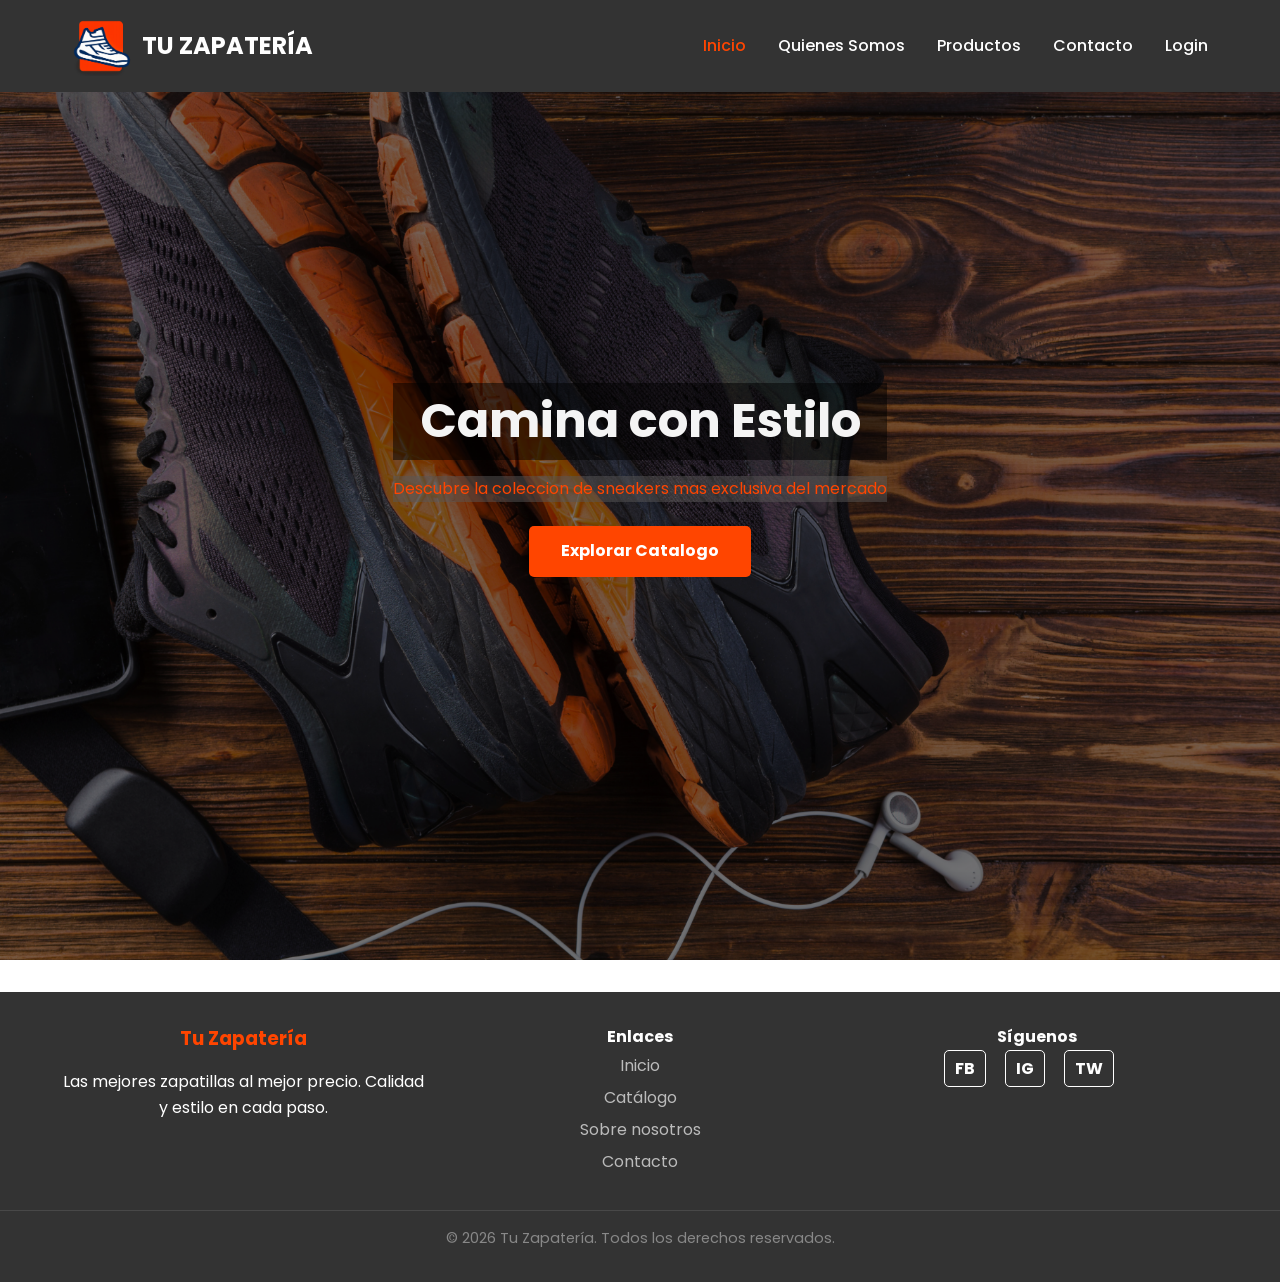
<file: index.html>
<!DOCTYPE html>
<html lang="en">
<head>
    <meta charset="UTF-8">
    <meta name="viewport" content="width=device-width, initial-scale=1.0">
    <title>Tu Zapatería</title>
    <link href="https://fonts.googleapis.com/css2?family=Poppins:wght@300;400;500;600;700;800&display=swap" rel="stylesheet">
    <link rel="stylesheet" href="css/style.css">
    <link rel="stylesheet" href="css/footer.css">
</head>
<body>
    
    <header>
        <nav class="navbar">
            <div class="logo">
                <img src="img/logozap.png" alt="Logo de la zapatería" class="logo-img">
                <h1>Tu Zapatería</h1>  
            </div>
            <ul class="nav-links">
                <li><a href="index.html" class="active">Inicio</a></li>
                <li><a href="nosotros.html">Quienes Somos</a></li>
                <li><a href="productos.html">Productos</a></li>
                <li><a href="contacto.html">Contacto</a></li>
                <li><a href="login.html" class="btn-login-nav">Login</a></li>
            </ul>
        </nav>
    </header>

    <main>
        <section class="hero">
            <div class="hero-content">
                <h2>Camina  con Estilo </h2>
                <p>Descubre la coleccion de sneakers mas exclusiva del mercado</p>
                <a href="productos.html" class="btn-cta">Explorar Catalogo</a>
            </div>
        </section>
    </main>

        <footer class="footer">
        <div class="footer-container">
            <div class="footer-info">
                <h3>Tu Zapatería</h3>
                <p>Las mejores zapatillas al mejor precio. Calidad y estilo en cada paso.</p>
            </div>
            
            <div class="footer-links">
                <h4>Enlaces</h4>
                <ul>
                    <li><a href="index.html">Inicio</a></li>
                    <li><a href="productos.html">Catálogo</a></li>
                    <li><a href="nosotros.html">Sobre nosotros</a></li>
                    <li><a href="contacto.html">Contacto</a></li>
                </ul>
            </div>

            <div class="footer-social">
                <h4>Síguenos</h4>
                <div class="social-icons">
                    <a href="https://facebook.com" target="_blank">FB</a>
                    <a href="https://instagram.com" target="_blank">IG</a>
                    <a href="https://twitter.com" target="_blank">TW</a>
                </div>
            </div>
        </div>
        <div class="footer-copy">
            <p>&copy; 2026 Tu Zapatería. Todos los derechos reservados.</p>
        </div>
</body>
</html>
</file>
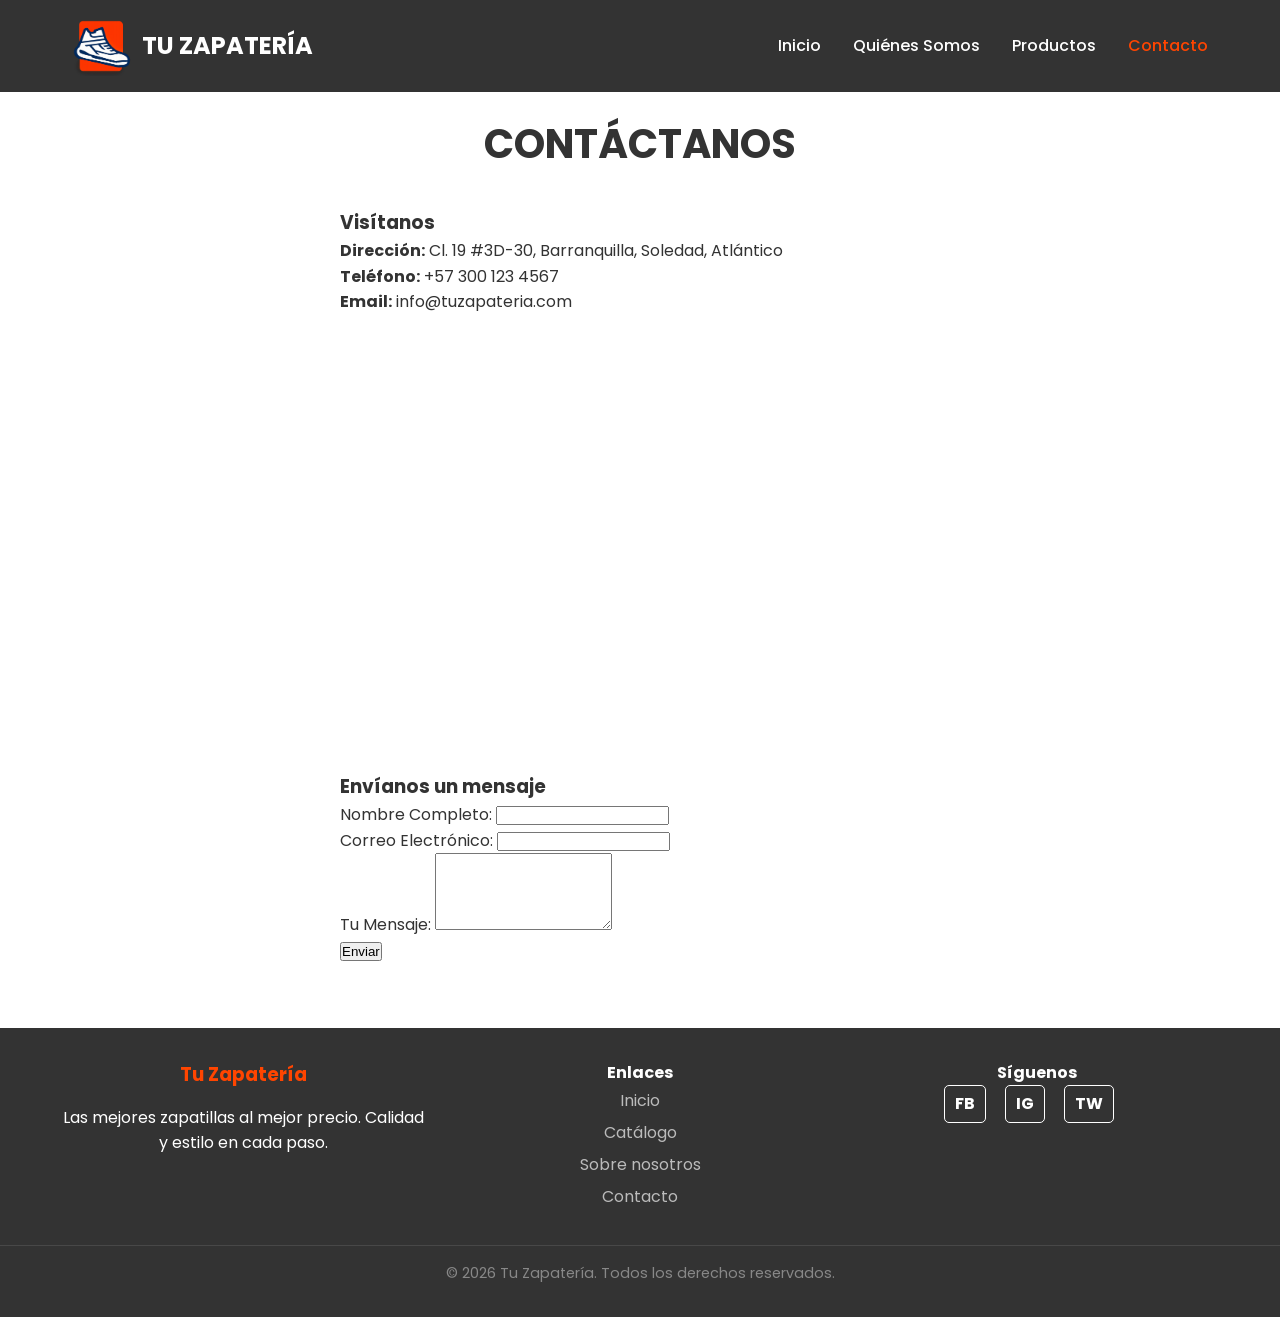
<file: contacto.html>
<!DOCTYPE html>
<html lang="en">
<head>
    <meta charset="UTF-8">
    <meta name="viewport" content="width=device-width, initial-scale=1.0">
    <title>Contacto | Tu Tienda de Zapatos</title>
    <link href="https://fonts.googleapis.com/css2?family=Poppins:wght@300;400;500;600;700;800&display=swap" rel="stylesheet">
    <link rel="stylesheet" href="css/style.css">
    <link rel="stylesheet" href="css/footer.css">
</head>
<body>
    <header>
        <nav class="navbar">
            <div class="logo">
                <img src="img/logozap.png" alt="Logo de la zapatería" class="logo-img">
                <h1>Tu Zapatería</h1>
                
            </div>
            <ul class="nav-links">
                <li><a href="index.html">Inicio</a></li>
                <li><a href="nosotros.html">Quiénes Somos</a></li>
                <li><a href="productos.html">Productos</a></li>
                <li><a href="contacto.html" class="active">Contacto</a></li>
            </ul>
        </nav>
    </header>

    <main class="container">
        <h2 class="seccion-titulo">Contáctanos</h2>
        
        <div class="contacto-container">
            
            <div class="contacto-info">
                <h3>Visítanos</h3>
                <p><strong>Dirección:</strong> Cl. 19 #3D-30, Barranquilla, Soledad, Atlántico</p>
                <p><strong>Teléfono:</strong> +57 300 123 4567</p>
                <p><strong>Email:</strong> info@tuzapateria.com</p>

                <div class="mapa-container">
                    <iframe src="https://www.google.com/maps/embed?pb=!4v1775932317100!6m8!1m7!1sHKWlAalIAbY8b0IUn3QC5w!2m2!1d10.94043068305607!2d-74.77836208689594!3f127.93405022240944!4f-3.4625826324427607!5f0.7820865974627469" width="600" height="450" style="border:0;" allowfullscreen="" loading="lazy" referrerpolicy="no-referrer-when-downgrade">  
                    </iframe>
                </div>
            </div>

            <div class="contacto-formulario">
                <h3>Envíanos un mensaje</h3>
                <form class="form-contacto">
                    <div class="form-group">
                        <label for="nombre">Nombre Completo:</label>
                        <input type="text" id="nombre" name="nombre" required>
                    </div>
                    <div class="form-group">
                        <label for="email">Correo Electrónico:</label>
                        <input type="email" id="email" name="email" required>
                    </div>
                    <div class="form-group">
                        <label for="mensaje">Tu Mensaje:</label>
                        <textarea id="mensaje" name="mensaje" rows="5" required></textarea>
                    </div>
                    <button type="submit" class="btn-enviar">Enviar</button>
                </form>
            </div>

        </div>
    </main>

        <footer class="footer">
        <div class="footer-container">
            <div class="footer-info">
                <h3>Tu Zapatería</h3>
                <p>Las mejores zapatillas al mejor precio. Calidad y estilo en cada paso.</p>
            </div>
            
            <div class="footer-links">
                <h4>Enlaces</h4>
                <ul>
                    <li><a href="index.html">Inicio</a></li>
                    <li><a href="productos.html">Catálogo</a></li>
                    <li><a href="nosotros.html">Sobre nosotros</a></li>
                    <li><a href="contacto.html">Contacto</a></li>
                </ul>
            </div>

            <div class="footer-social">
                <h4>Síguenos</h4>
                <div class="social-icons">
                    <a href="https://facebook.com" target="_blank">FB</a>
                    <a href="https://instagram.com" target="_blank">IG</a>
                    <a href="https://twitter.com" target="_blank">TW</a>
                </div>
            </div>
        </div>
        <div class="footer-copy">
            <p>&copy; 2026 Tu Zapatería. Todos los derechos reservados.</p>
        </div>

    <script src="js/script.js"></script>
</body>
</html>
</file>
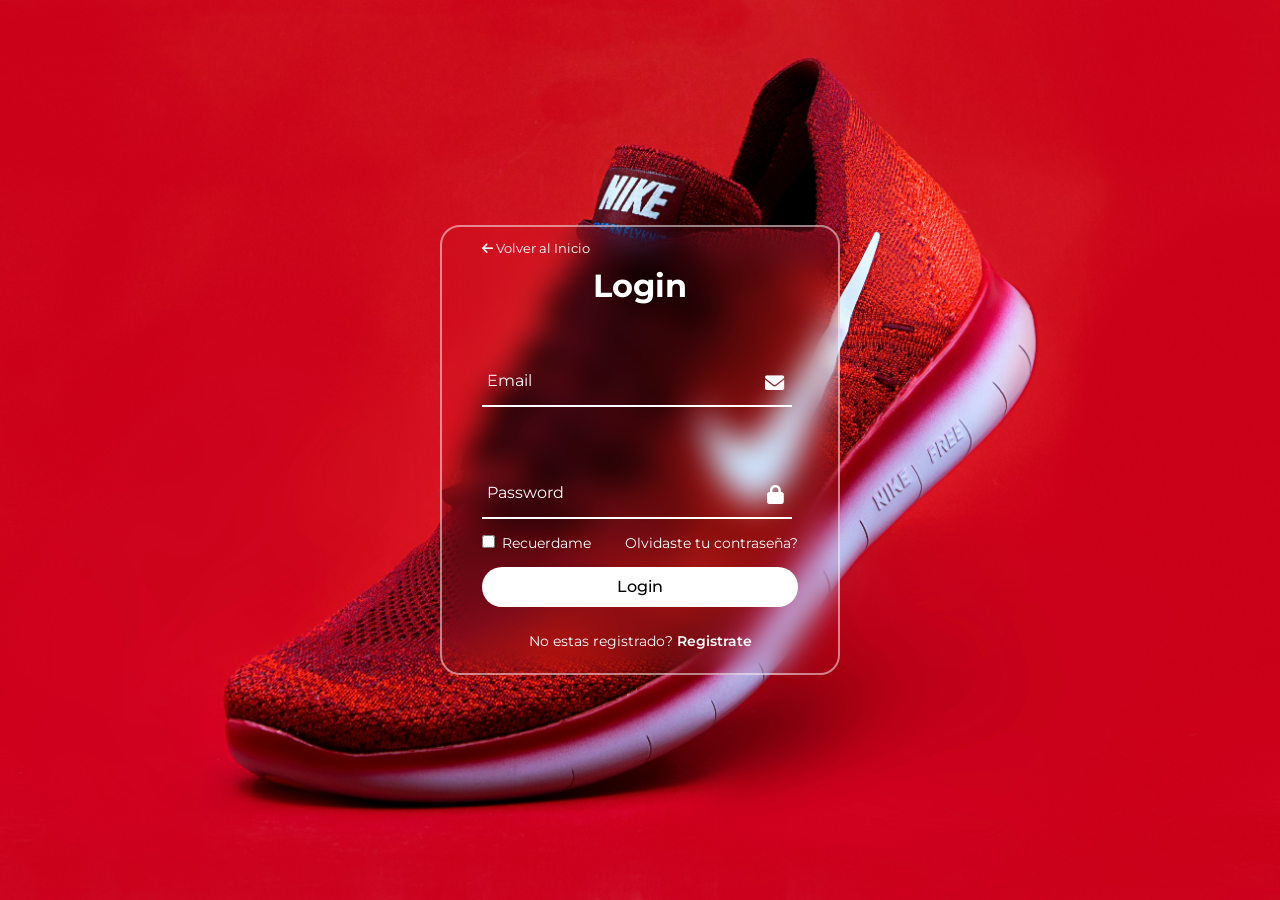
<file: login.html>
<!DOCTYPE html>
<html lang="es">
<head>
    <meta charset="UTF-8">
    <title>Login | Tu Zapatería</title>
    <link rel="stylesheet" href="css/login.css">
    <link rel="stylesheet" href="https://cdnjs.cloudflare.com/ajax/libs/font-awesome/6.0.0/css/all.min.css">
</head>
<body>
    <section class="container">
        <div class="login-box">
            <form action="">
                <a href="index.html" style="color: white; text-decoration: none; font-size: 0.8rem; margin-bottom: 10px; display: block;">
                <i class="fa-solid fa-arrow-left"></i> Volver al Inicio
                </a>
                <h2>Login</h2>
                <div class="input-box">
                    <span class="icon"><i class="fa-solid fa-envelope"></i></span>
                    <input type="email" required>
                    <label>Email</label>
                </div>
                <div class="input-box">
                    <span class="icon"><i class="fa-solid fa-lock"></i></span>
                    <input type="password" required>
                    <label>Password</label>
                </div>
                <div class="remember-forgot">
                    <label><input type="checkbox"> Recuerdame</label>
                    <a href="#">Olvidaste tu contraseña?</a>
                </div>
                <button type="submit">Login</button>
                <div class="register-link">
                    <p>No estas registrado? <a href="#">Registrate</a></p>
                </div>
            </form>
        </div>
    </section>
</body>
</html>
</file>
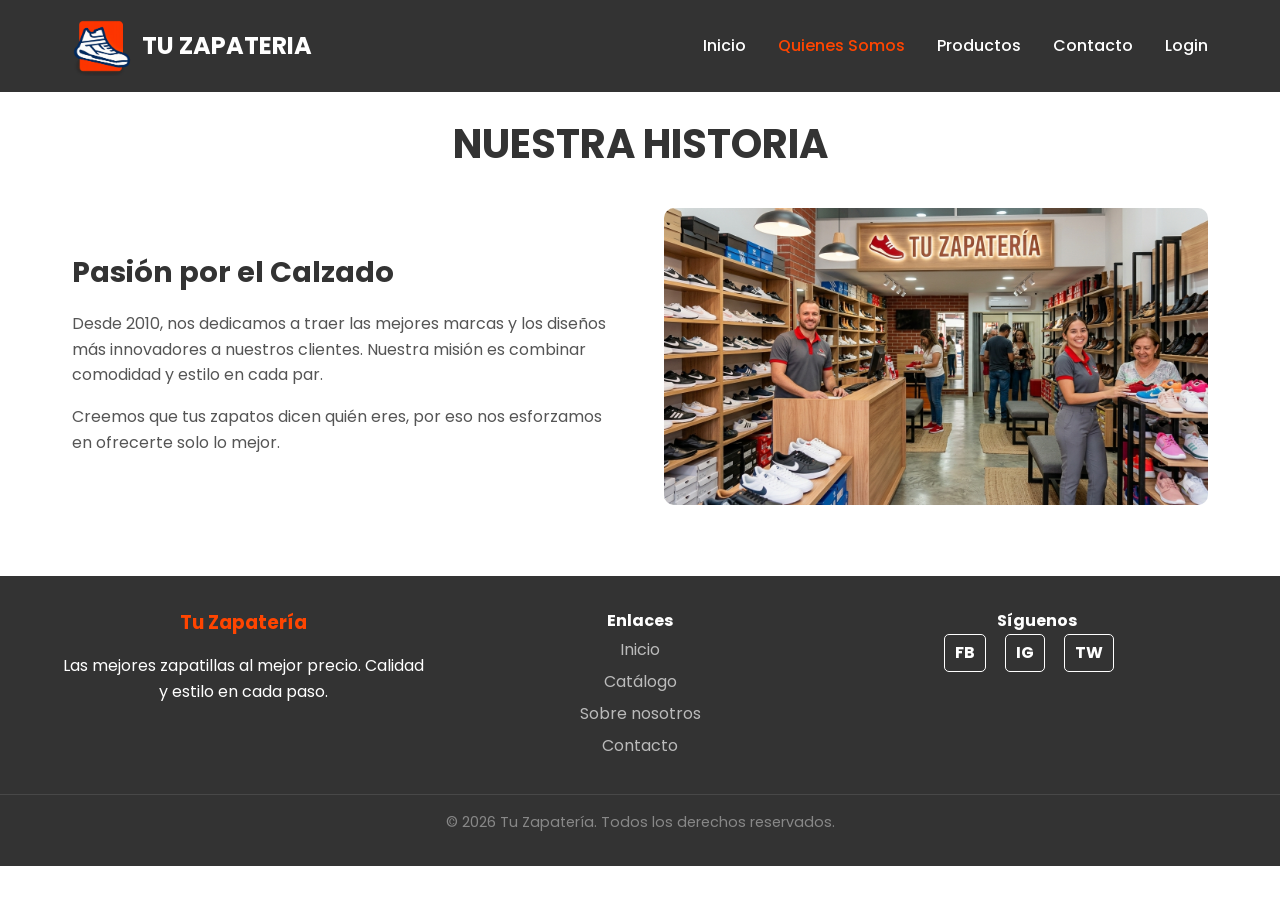
<file: nosotros.html>
<!DOCTYPE html>
<html lang="en">
<head>
    <meta charset="UTF-8">
    <meta name="viewport" content="width=device-width, initial-scale=1.0">
    <title>Quienes somos | Tu tienda de Zapatos</title>
    <link href="https://fonts.googleapis.com/css2?family=Poppins:wght@300;400;500;600;700;800&display=swap" rel="stylesheet">
    <link rel="stylesheet" href="css/style.css">
    <link rel="stylesheet" href="css/footer.css"> 
</head>
<body>
    <header>
        <nav class="navbar">
            <div class="logo">
                <img src="img/logozap.png" alt="Logo de la zapatería" class="logo-img">
                <h1> Tu Zapateria</h1>
                
            </div>
            <ul class="nav-links">
                <li><a href="index.html">Inicio</a></li>
                <li><a href="nosotros.html" class="active">Quienes Somos</a></li>
                <li><a href="productos.html">Productos</a></li>
                <li><a href="contacto.html">Contacto</a></li>
                <li><a href="login.html" class="btn-login-nav">Login</a></li>
            </ul>
        </nav>
    </header>

    <main class="container">
        <h2 class="seccion-titulo">Nuestra Historia</h2>
        <div class="nosotros-content">
            <div class="nosotros-texto">
                <h3>Pasión por el Calzado</h3>
                <p>Desde 2010, nos dedicamos a traer las mejores marcas y los diseños más innovadores a nuestros clientes. Nuestra misión es combinar comodidad y estilo en cada par.</p>
                <p>Creemos que tus zapatos dicen quién eres, por eso nos esforzamos en ofrecerte solo lo mejor.</p>
            </div>
            <div class="nosotros-imagen">
                <img src="img/nuestra-tienda.png" alt="Nuestra tienda">
            </div>
        </div>
    </main>

        <footer class="footer">
        <div class="footer-container">
            <div class="footer-info">
                <h3>Tu Zapatería</h3>
                <p>Las mejores zapatillas al mejor precio. Calidad y estilo en cada paso.</p>
            </div>
            
            <div class="footer-links">
                <h4>Enlaces</h4>
                <ul>
                    <li><a href="index.html">Inicio</a></li>
                    <li><a href="productos.html">Catálogo</a></li>
                    <li><a href="nosotros.html">Sobre nosotros</a></li>
                    <li><a href="contacto.html">Contacto</a></li>
                </ul>
            </div>

            <div class="footer-social">
                <h4>Síguenos</h4>
                <div class="social-icons">
                    <a href="https://facebook.com" target="_blank">FB</a>
                    <a href="https://instagram.com" target="_blank">IG</a>
                    <a href="https://twitter.com" target="_blank">TW</a>
                </div>
            </div>
        </div>
        <div class="footer-copy">
            <p>&copy; 2026 Tu Zapatería. Todos los derechos reservados.</p>
        </div>
</body>
</html>
</file>
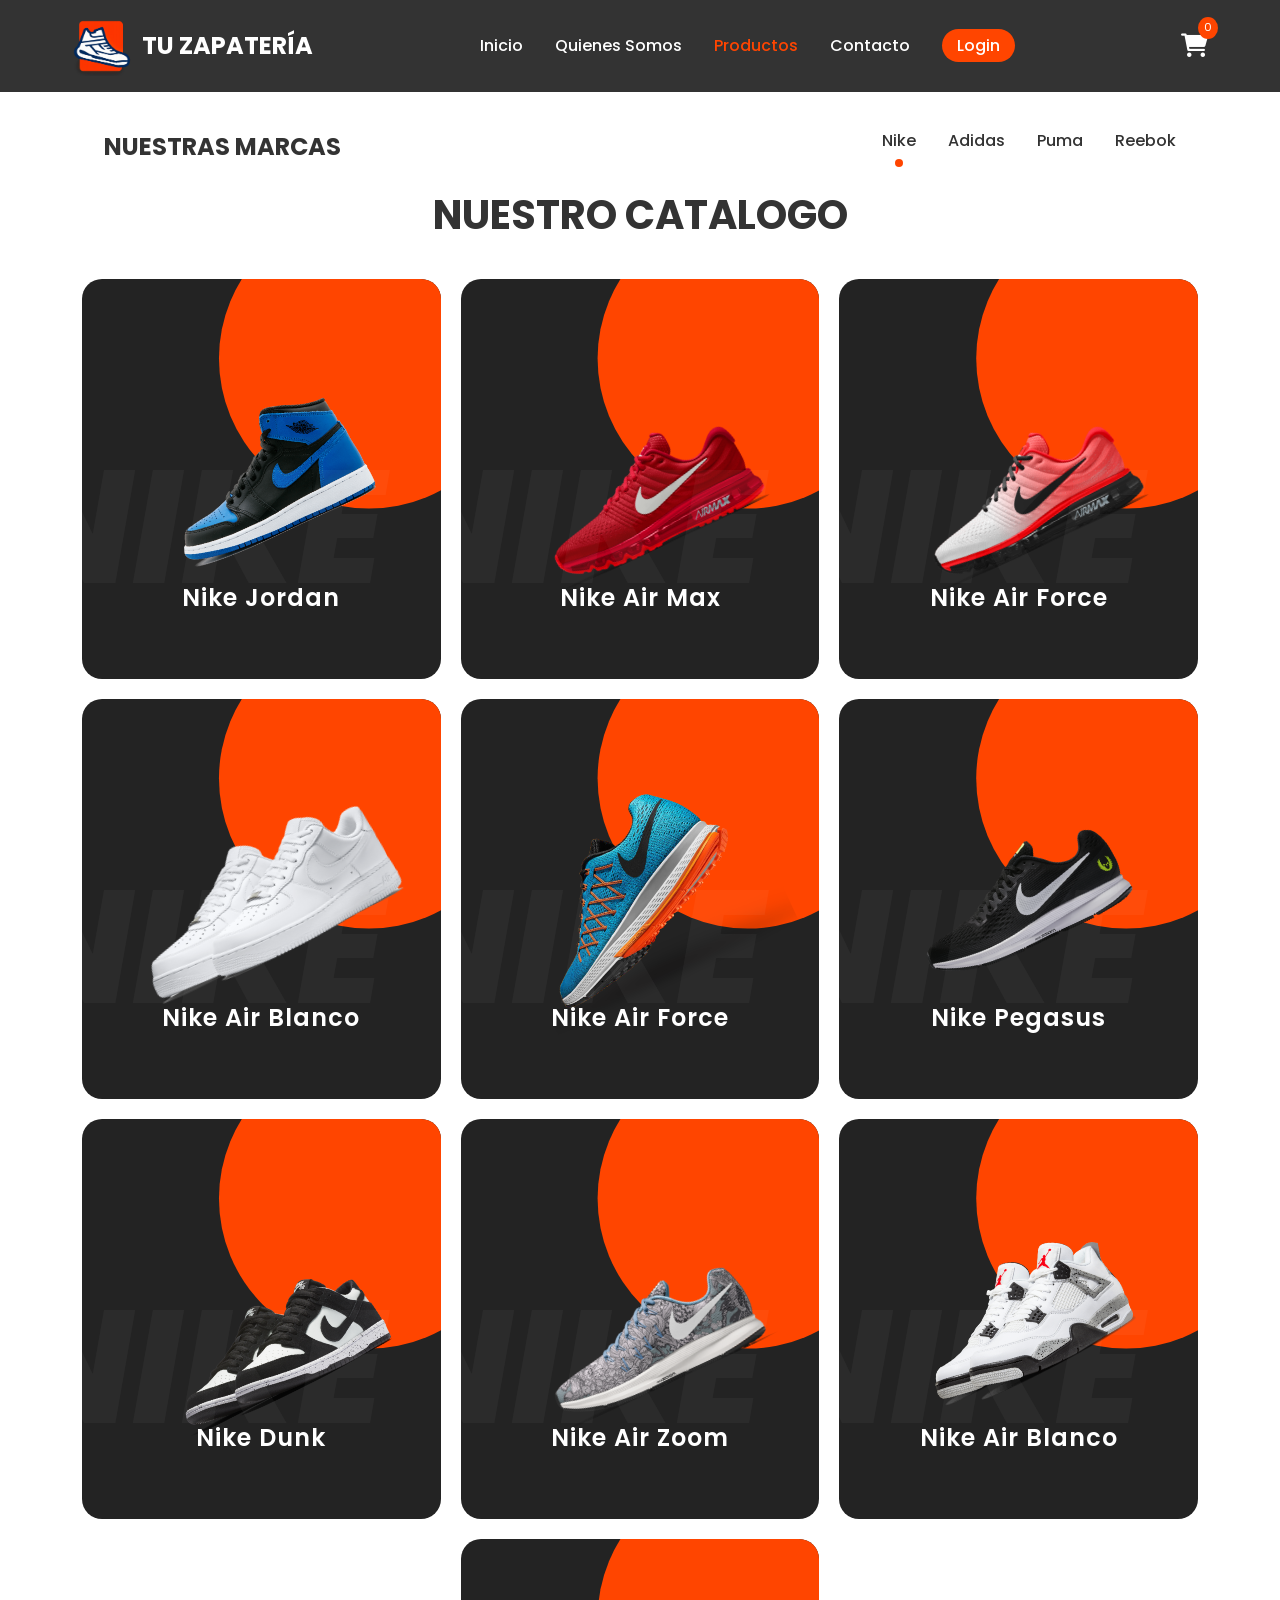
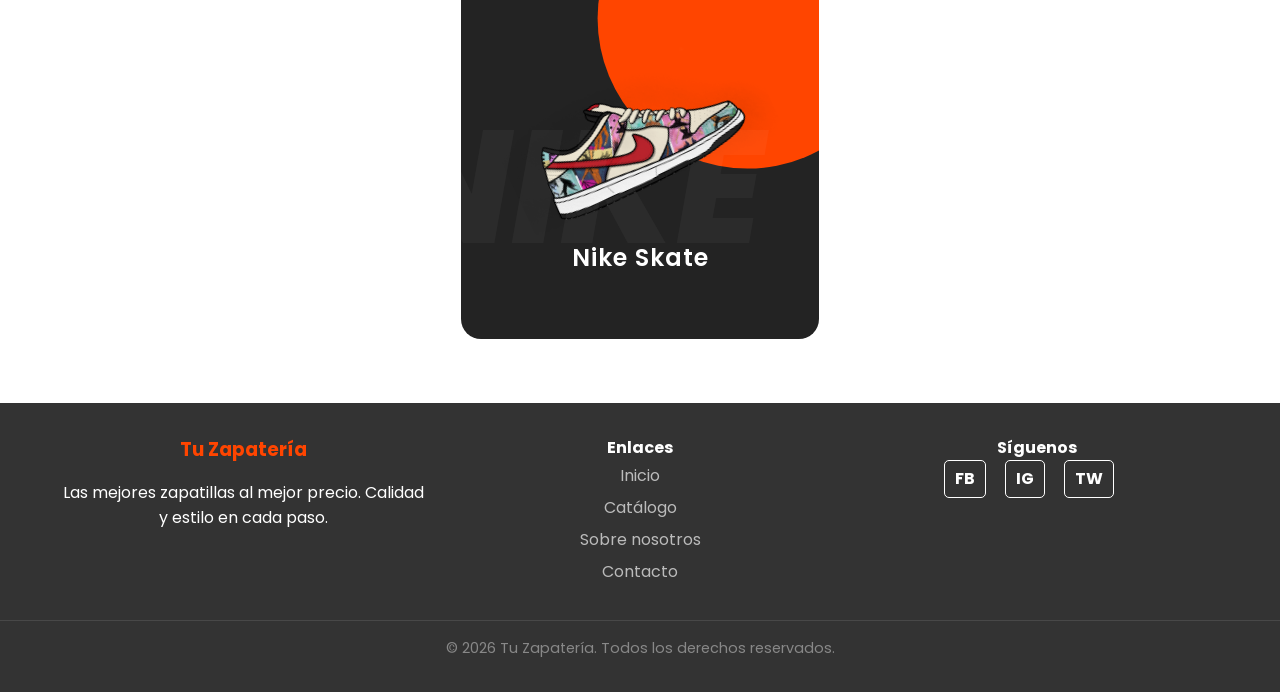
<file: productos.html>
<!DOCTYPE html>
<html lang="en">
<head>
    <meta charset="UTF-8">
    <meta name="viewport" content="width=device-width, initial-scale=1.0">
    <title>Catálogo de Producto | Tu Tienda de Zapatos</title>
    <link href="https://fonts.googleapis.com/css2?family=Poppins:wght@300;400;500;600;700;800&display=swap" rel="stylesheet">
    <link rel="stylesheet" href="https://cdnjs.cloudflare.com/ajax/libs/font-awesome/6.0.0/css/all.min.css">
    <link rel="stylesheet" href="css/style.css">
    <link rel="stylesheet" href="css/productos.css">
    <link rel="stylesheet" href="css/carrito.css">
    <link rel="stylesheet" href="css/footer.css">

</head>
<body>
    <header>
        <nav class="navbar">
            <div class="logo">
                <img src="img/logozap.png" alt="Logo de la zapatería" class="logo-img">
                <h1>Tu Zapatería</h1>
                
            </div>
            <ul class="nav-links">
                <li><a href="index.html">Inicio</a></li>
                <li><a href="nosotros.html">Quienes Somos</a></li>
                <li><a href="productos.html" class="active">Productos</a></li>
                <li><a href="contacto.html">Contacto</a></li>
                <li><a href="login.html" class="btn-login-nav">Login</a></li>
            </ul>
            <div class="cart-icon" onclick="toggleCart()">
                <i class="fa-solid fa-cart-shopping"></i>
                <span id="cart-count">0</span>
            </div>

                <div id="cart-modal" class="cart-modal">
                    <div class="cart-content">
                        <span class="close" onclick="toggleCart()">&times;</span>
                            <h2>Tu Carrito</h2>
                    <div id="cart-items">
                </div>
            <div class="cart-total">
            Total: $<span id="total-price">0</span>
                </div>
                    <button class="btn-checkout">Finalizar Compra</button>
                </div>
            </div>
        </nav>
    </header>

    <main class="container">

        <input type="radio" id="nike" name="marca" checked>
        <input type="radio" id="adidas" name="marca">
        <input type="radio" id="puma" name="marca">
        <input type="radio" id="reebok" name="marca">

        <nav class="navbar-marcas">
            <div class="logo">
                <h1>NUESTRAS MARCAS</h1>
            </div>
            <div class="nav-links">
                <label for="nike">Nike</label>
                <label for="adidas">Adidas</label>
                <label for="puma">Puma</label>
                <label for="reebok">Reebok</label>
            </div>
        </nav>



        <section class="nike" id="nike">
            <h2 class="seccion-titulo">Nuestro Catalogo</h2>

        <div class="catalogo"> 
            <div class="card">
                <div class="imgBx">
                    <img src="img/nike-blue.png" alt="Nike Jordan Blue">
                </div>
                <div class="contentBx">
                    <h2>Nike Jordan</h2>
                    <div class="size">
                        <h3>Talla :</h3>
                        <span>37</span><span>38</span><span>39</span><span>40</span><span>41</span><span>42</span>
                    </div>
                    <div class="color">
                        <h3>Color :</h3>
                        <span style="background: #f00;" data-color="Rojo"></span>
                        <span style="background: #237fea;" data-color="Azul"></span>
                        <span style="background: #333" data-color="Negro"></span>
                    </div>
                    <a href="javascript:void(0)" onclick="addToCart(event, 'Nike Jordan Blue', 150000)">Comprar Ahora</a>
                </div>
            </div>

            <div class="card">
                <div class="imgBx">
                    <img src="img/nike-red.png" alt="Nike Air Max ">
                </div>
                <div class="contentBx">
                    <h2>Nike Air Max</h2>
                    <div class="size">
                        <h3>Talla :</h3>
                        <span>37</span><span>38</span><span>39</span><span>40</span><span>41</span><span>42</span>
                    </div>
                    <div class="color">
                        <h3>Color :</h3>
                        <span style="background: #f00;" data-color="Rojo"></span>
                        <span style="background: #237fea;" data-color="Azul"></span>
                        <span style="background: #333" data-color="Negro"></span>
                    </div>
                    <a href="javascript:void(0)" onclick="addToCart(event, 'Nike Air Max Red', 150000)">Comprar Ahora</a>
                </div>
            </div>

            <div class="card">
                <div class="imgBx">
                    <img src="img/nike-force.png" alt="Nike Air Force ">
                </div>
                <div class="contentBx">
                    <h2>Nike Air Force</h2>
                    <div class="size">
                        <h3>Talla :</h3>
                        <span>37</span><span>38</span><span>39</span><span>40</span><span>41</span><span>42</span>
                    </div>
                    <div class="color">
                        <h3>Color :</h3>
                        <span style="background: #f00;" data-color="Rojo"></span>
                        <span style="background: #237fea;" data-color="Azul"></span>
                        <span style="background: #333" data-color="Negro"></span>
                    </div>
                    <a href="javascript:void(0)" onclick="addToCart(event, 'Nike Air Force', 150000)">Comprar Ahora</a>
                </div>
            </div>

            <div class="card">
                <div class="imgBx">
                    <img src="img/nike-blanco.png" alt="Nike Air Blanco">
                </div>
                <div class="contentBx">
                    <h2>Nike Air Blanco</h2>
                    <div class="size">
                        <h3>Talla :</h3>
                        <span>37</span><span>38</span><span>39</span><span>40</span><span>41</span><span>42</span>
                    </div>
                    <div class="color">
                        <h3>Color :</h3>
                        <span style="background: #f00;" data-color="Rojo"></span>
                        <span style="background: #237fea;" data-color="Azul"></span>
                        <span style="background: #333" data-color="Negro"></span>
                    </div>
                    <a href="javascript:void(0)" onclick="addToCart(event, 'Nike Air Blanco', 150000)">Comprar Ahora</a>
                </div>
            </div>

            <div class="card">
                <div class="imgBx">
                    <img src="img/nike-salmon.png" alt="Nike Air Salmon">
                </div>
                <div class="contentBx">
                    <h2>Nike Air Force</h2>
                    <div class="size">
                        <h3>Talla :</h3>
                        <span>37</span><span>38</span><span>39</span><span>40</span><span>41</span><span>42</span>
                    </div>
                    <div class="color">
                        <h3>Color :</h3>
                        <span style="background: #f00;" data-color="Rojo"></span>
                        <span style="background: #237fea;" data-color="Azul"></span>
                        <span style="background: #333" data-color="Negro"></span>
                    </div>
                    <a href="javascript:void(0)" onclick="addToCart(event, 'Nike Air Salmon', 150000)">Comprar Ahora</a>
                </div>
            </div>

            <div class="card">
                <div class="imgBx">
                    <img src="img/nike-pegasus.png" alt="Nike Pegasus">
                </div>
                <div class="contentBx">
                    <h2>Nike Pegasus</h2>
                    <div class="size">
                        <h3>Talla :</h3>
                        <span>37</span><span>38</span><span>39</span><span>40</span><span>41</span><span>42</span>
                    </div>
                    <div class="color">
                        <h3>Color :</h3>
                        <span style="background: #f00;" data-color="Rojo"></span>
                        <span style="background: #237fea;" data-color="Azul"></span>
                        <span style="background: #333" data-color="Negro"></span>
                    </div>
                    <a href="javascript:void(0)" onclick="addToCart(event, 'Nike Pegasus', 150000)">Comprar Ahora</a>
                </div>
            </div>

            <div class="card">
                <div class="imgBx">
                    <img src="img/nike-dunk.png" alt="Nike Dunk">
                </div>
                <div class="contentBx">
                    <h2>Nike Dunk</h2>
                    <div class="size">
                        <h3>Talla :</h3>
                        <span>37</span><span>38</span><span>39</span><span>40</span><span>41</span><span>42</span>
                    </div>
                    <div class="color">
                        <h3>Color :</h3>
                        <span style="background: #237fea;" data-color="Azul"></span>
                        <span style="background: #f00;" data-color="Rojo"></span>
                        <span style="background: #333" data-color="Negro"></span>
                    </div>
                    <a href="javascript:void(0)" onclick="addToCart(event, 'Nike Dunk', 150000)">Comprar Ahora</a>
                </div>
            </div>

            <div class="card">
                <div class="imgBx">
                    <img src="img/nike-zoom.png" alt="Nike Air Zoom">
                </div>
                <div class="contentBx">
                    <h2>Nike Air Zoom</h2>
                    <div class="size">
                        <h3>Talla :</h3>
                        <span>37</span><span>38</span><span>39</span><span>40</span><span>41</span><span>42</span>
                    </div>
                    <div class="color">
                        <h3>Color :</h3>
                        <span style="background: #f00;" data-color="Rojo"></span>
                        <span style="background: #237fea;" data-color="Azul"></span>
                        <span style="background: #333" data-color="Negro"></span>
                    </div>
                    <a href="javascript:void(0)" onclick="addToCart(event, 'Nike Air Zoom', 150000)">Comprar Ahora</a>
                </div>
            </div>

            <div class="card">
                <div class="imgBx">
                    <img src="img/nike-air-blanco.png" alt="Nike Air Blanco">
                </div>
                <div class="contentBx">
                    <h2>Nike Air Blanco</h2>
                    <div class="size">
                        <h3>Talla :</h3>
                        <span>37</span><span>38</span><span>39</span><span>40</span><span>41</span><span>42</span>
                    </div>
                    <div class="color">
                        <h3>Color :</h3>
                        <span style="background: #f00;" data-color="Rojo"></span>
                        <span style="background: #237fea;" data-color="Azul"></span>
                        <span style="background: #333" data-color="Negro"></span>
                    </div>
                    <a href="javascript:void(0)" onclick="addToCart(event, 'Nike Air Blanco', 150000)">Comprar Ahora</a>
                </div>
            </div>

            <div class="card">
                <div class="imgBx">
                    <img src="img/nike-skate.png" alt="Nike Skate">
                </div>
                <div class="contentBx">
                    <h2>Nike Skate</h2>
                    <div class="size">
                        <h3>Talla :</h3>
                        <span>37</span><span>38</span><span>39</span><span>40</span><span>41</span><span>42</span>
                    </div>
                    <div class="color">
                        <h3>Color :</h3>
                        <span style="background: #f00;" data-color="Rojo"></span>
                        <span style="background: #237fea;" data-color="Azul"></span>
                        <span style="background: #333" data-color="Negro"></span>
                    </div>
                    <a href="javascript:void(0)" onclick="addToCart(event, 'Nike Skate', 150000)">Comprar Ahora</a>
                </div>
            </div>



            </div> 

    </section>

        <section class="adidas" id="adidas">
            <h2 class="seccion-titulo">Nuestro Catalogo</h2>

            <div class="catalogo"> 
                <div class="card">
                    <div class="imgBx">
                        <img src="img/nike-blue.png" alt="Adidas Ultraboost">
                    </div>
                    <div class="contentBx">
                        <h2>Adidas Ultraboost</h2>
                        <div class="size">
                            <h3>Talla :</h3>
                            <span>37</span><span>38</span><span>39</span><span>40</span><span>41</span><span>42</span>
                        </div>
                        <div class="color">
                            <h3>Color :</h3>
                            <span style="background: #237fea;"></span>
                            <span style="background: #000;"></span>
                            <span style="background: #f00;"></span>
                        </div>
                        <a href="javascript:void(0)" onclick="addToCart(event, 'Adidas Ultraboost', 150000)">Comprar Ahora</a>
                    </div>
                </div>
                <div class="card">
                    <div class="imgBx">
                        <img src="img/nike-red.png" alt="Adidas Superstar">
                    </div>
                    <div class="contentBx">
                        <h2>Adidas Superstar</h2>
                        <div class="size">
                            <h3>Talla :</h3>
                            <span>37</span><span>38</span><span>39</span><span>40</span><span>41</span><span>42</span>
                        </div>
                        <div class="color">
                            <h3>Color :</h3>
                            <span style="background: #fff;"></span>
                            <span style="background: #000;"></span>
                            <span style="background: #c7a86d;"></span>
                        </div>
                        <a href="javascript:void(0)" onclick="addToCart(event, 'Adidas Superstar', 150000)">Comprar Ahora</a>
                    </div>
                </div>
                <div class="card">
                    <div class="imgBx">
                        <img src="img/nike-force.png" alt="Adidas NMD_R1">
                    </div>
                    <div class="contentBx">
                        <h2>Adidas NMD_R1</h2>
                        <div class="size">
                            <h3>Talla :</h3>
                            <span>37</span><span>38</span><span>39</span><span>40</span><span>41</span><span>42</span>
                        </div>
                        <div class="color">
                            <h3>Color :</h3>
                            <span style="background: #000;"></span>
                            <span style="background: #237fea;"></span>
                            <span style="background: #f00;"></span>
                        </div>
                        <a href="javascript:void(0)" onclick="addToCart(event, 'Adidas NMD_R1', 150000)">Comprar Ahora</a>
                    </div>
                </div>
                <div class="card">
                    <div class="imgBx">
                        <img src="img/nike-blanco.png" alt="Adidas Gazelle">
                    </div>
                    <div class="contentBx">
                        <h2>Adidas Gazelle</h2>
                        <div class="size">
                            <h3>Talla :</h3>
                            <span>37</span><span>38</span><span>39</span><span>40</span><span>41</span><span>42</span>
                        </div>
                        <div class="color">
                            <h3>Color :</h3>
                            <span style="background: #a19d9d;"></span>
                            <span style="background: #000;"></span>
                            <span style="background: #f00;"></span>
                        </div>
                        <a href="javascript:void(0)" onclick="addToCart(event, 'Adidas Gazelle', 150000)">Comprar Ahora</a>
                    </div>
                </div>
                <div class="card">
                    <div class="imgBx">
                        <img src="img/nike-salmon.png" alt="Adidas Samba">
                    </div>
                    <div class="contentBx">
                        <h2>Adidas Samba</h2>
                        <div class="size">
                            <h3>Talla :</h3>
                            <span>37</span><span>38</span><span>39</span><span>40</span><span>41</span><span>42</span>
                        </div>
                        <div class="color">
                            <h3>Color :</h3>
                            <span style="background: #000;"></span>
                            <span style="background: #fff;"></span>
                            <span style="background: #f00;"></span>
                        </div>
                        <a href="javascript:void(0)" onclick="addToCart(event, 'Adidas Samba', 150000)">Comprar Ahora</a>
                    </div>
                </div>
                <div class="card">
                    <div class="imgBx">
                        <img src="img/nike-pegasus.png" alt="Adidas Adilette">
                    </div>
                    <div class="contentBx">
                        <h2>Adidas Adilette</h2>
                        <div class="size">
                            <h3>Talla :</h3>
                            <span>37</span><span>38</span><span>39</span><span>40</span><span>41</span><span>42</span>
                        </div>
                        <div class="color">
                            <h3>Color :</h3>
                            <span style="background: #237fea;"></span>
                            <span style="background: #000;"></span>
                            <span style="background: #fff;"></span>
                        </div>
                        <a href="javascript:void(0)" onclick="addToCart(event, 'Adidas Adilette', 150000)">Comprar Ahora</a>
                    </div>
                </div>
                <div class="card">
                    <div class="imgBx">
                        <img src="img/nike-dunk.png" alt="Adidas ZX 2K">
                    </div>
                    <div class="contentBx">
                        <h2>Adidas ZX 2K</h2>
                        <div class="size">
                            <h3>Talla :</h3>
                            <span>37</span><span>38</span><span>39</span><span>40</span><span>41</span><span>42</span>
                        </div>
                        <div class="color">
                            <h3>Color :</h3>
                            <span style="background: #000;"></span>
                            <span style="background: #f00;"></span>
                            <span style="background: #237fea;"></span>
                        </div>
                        <a href="javascript:void(0)" onclick="addToCart(event, 'Adidas ZX 2K', 150000)">Comprar Ahora</a>
                    </div>
                </div>
                <div class="card">
                    <div class="imgBx">
                        <img src="img/nike-zoom.png" alt="Adidas Campus">
                    </div>
                    <div class="contentBx">
                        <h2>Adidas Campus</h2>
                        <div class="size">
                            <h3>Talla :</h3>
                            <span>37</span><span>38</span><span>39</span><span>40</span><span>41</span><span>42</span>
                        </div>
                        <div class="color">
                            <h3>Color :</h3>
                            <span style="background: #000;"></span>
                            <span style="background: #fff;"></span>
                            <span style="background: #f00;"></span>
                        </div>
                        <a href="javascript:void(0)" onclick="addToCart(event, 'Adidas Campus', 150000)">Comprar Ahora</a>
                    </div>
                </div>
                <div class="card">
                    <div class="imgBx">
                        <img src="img/nike-air-blanco.png" alt="Adidas Forum">
                    </div>
                    <div class="contentBx">
                        <h2>Adidas Forum</h2>
                        <div class="size">
                            <h3>Talla :</h3>
                            <span>37</span><span>38</span><span>39</span><span>40</span><span>41</span><span>42</span>
                        </div>
                        <div class="color">
                            <h3>Color :</h3>
                            <span style="background: #000;"></span>
                            <span style="background: #fff;"></span>
                            <span style="background: #237fea;"></span>
                        </div>
                        <a href="javascript:void(0)" onclick="addToCart(event, 'Adidas Forum', 150000)">Comprar Ahora</a>
                    </div>
                </div>
                <div class="card">
                    <div class="imgBx">
                        <img src="img/nike-skate.png" alt="Adidas Stan Smith">
                    </div>
                    <div class="contentBx">
                        <h2>Adidas Stan Smith</h2>
                        <div class="size">
                            <h3>Talla :</h3>
                            <span>37</span><span>38</span><span>39</span><span>40</span><span>41</span><span>42</span>
                        </div>
                        <div class="color">
                            <h3>Color :</h3>
                            <span style="background: #fff;"></span>
                            <span style="background: #000;"></span>
                            <span style="background: #237fea;"></span>
                        </div>
                        <a href="javascript:void(0)" onclick="addToCart(event, 'Adidas Stan Smith', 150000)">Comprar Ahora</a>
                    </div>
                </div>
            </div> 
    </section>


        <section class="puma" id="puma">
            <h2 class="seccion-titulo">Nuestro Catalogo</h2>

            <div class="catalogo"> 
                <div class="card">
                    <div class="imgBx">
                        <img src="img/nike-blue.png" alt="Puma Suede Classic">
                    </div>
                    <div class="contentBx">
                        <h2>Puma Suede Classic</h2>
                        <div class="size">
                            <h3>Talla :</h3>
                            <span>37</span><span>38</span><span>39</span><span>40</span><span>41</span><span>42</span>
                        </div>
                        <div class="color">
                            <h3>Color :</h3>
                            <span style="background: #000;"></span>
                            <span style="background: #fff;"></span>
                            <span style="background: #f00;"></span>
                        </div>
                        <a href="javascript:void(0)" onclick="addToCart(event, 'Puma Suede Classic', 150000)">Comprar Ahora</a>
                    </div>
                </div>
                <div class="card">
                    <div class="imgBx">
                        <img src="img/nike-red.png" alt="Puma RS-X">
                    </div>
                    <div class="contentBx">
                        <h2>Puma RS-X</h2>
                        <div class="size">
                            <h3>Talla :</h3>
                            <span>37</span><span>38</span><span>39</span><span>40</span><span>41</span><span>42</span>
                        </div>
                        <div class="color">
                            <h3>Color :</h3>
                            <span style="background: #237fea;"></span>
                            <span style="background: #000;"></span>
                            <span style="background: #f00;"></span>
                        </div>
                        <a href="javascript:void(0)" onclick="addToCart(event, 'Puma RS-X', 150000)">Comprar Ahora</a>
                    </div>
                </div>
                <div class="card">
                    <div class="imgBx">
                        <img src="img/nike-force.png" alt="Puma Cali">
                    </div>
                    <div class="contentBx">
                        <h2>Puma Cali</h2>
                        <div class="size">
                            <h3>Talla :</h3>
                            <span>37</span><span>38</span><span>39</span><span>40</span><span>41</span><span>42</span>
                        </div>
                        <div class="color">
                            <h3>Color :</h3>
                            <span style="background: #fff;"></span>
                            <span style="background: #000;"></span>
                            <span style="background: #f00;"></span>
                        </div>
                        <a href="javascript:void(0)" onclick="addToCart(event, 'Puma Cali', 150000)">Comprar Ahora</a>
                    </div>
                </div>
                <div class="card">
                    <div class="imgBx">
                        <img src="img/nike-blanco.png" alt="Puma Ignite">
                    </div>
                    <div class="contentBx">
                        <h2>Puma Ignite</h2>
                        <div class="size">
                            <h3>Talla :</h3>
                            <span>37</span><span>38</span><span>39</span><span>40</span><span>41</span><span>42</span>
                        </div>
                        <div class="color">
                            <h3>Color :</h3>
                            <span style="background: #237fea;"></span>
                            <span style="background: #000;"></span>
                            <span style="background: #f00;"></span>
                        </div>
                        <a href="javascript:void(0)" onclick="addToCart(event, 'Puma Ignite', 150000)">Comprar Ahora</a>
                    </div>
                </div>
                <div class="card">
                    <div class="imgBx">
                        <img src="img/nike-salmon.png" alt="Puma Future Rider">
                    </div>
                    <div class="contentBx">
                        <h2>Puma Future Rider</h2>
                        <div class="size">
                            <h3>Talla :</h3>
                            <span>37</span><span>38</span><span>39</span><span>40</span><span>41</span><span>42</span>
                        </div>
                        <div class="color">
                            <h3>Color :</h3>
                            <span style="background: #000;"></span>
                            <span style="background: #fff;"></span>
                            <span style="background: #f00;"></span>
                        </div>
                        <a href="javascript:void(0)" onclick="addToCart(event, 'Puma Future Rider', 150000)">Comprar Ahora</a>
                    </div>
                </div>
                <div class="card">
                    <div class="imgBx">
                        <img src="img/nike-pegasus.png" alt="Puma Clyde">
                    </div>
                    <div class="contentBx">
                        <h2>Puma Clyde</h2>
                        <div class="size">
                            <h3>Talla :</h3>
                            <span>37</span><span>38</span><span>39</span><span>40</span><span>41</span><span>42</span>
                        </div>
                        <div class="color">
                            <h3>Color :</h3>
                            <span style="background: #000;"></span>
                            <span style="background: #237fea;"></span>
                            <span style="background: #f00;"></span>
                        </div>
                        <a href="javascript:void(0)" onclick="addToCart(event, 'Puma Clyde', 150000)">Comprar Ahora</a>
                    </div>
                </div>
                <div class="card">
                    <div class="imgBx">
                        <img src="img/nike-dunk.png" alt="Puma Deviate Nitro">
                    </div>
                    <div class="contentBx">
                        <h2>Puma Deviate Nitro</h2>
                        <div class="size">
                            <h3>Talla :</h3>
                            <span>37</span><span>38</span><span>39</span><span>40</span><span>41</span><span>42</span>
                        </div>
                        <div class="color">
                            <h3>Color :</h3>
                            <span style="background: #237fea;"></span>
                            <span style="background: #000;"></span>
                            <span style="background: #f00;"></span>
                        </div>
                        <a href="javascript:void(0)" onclick="addToCart(event, 'Puma Deviate Nitro', 150000)">Comprar Ahora</a>
                    </div>
                </div>
                <div class="card">
                    <div class="imgBx">
                        <img src="img/nike-zoom.png" alt="Puma Velocity Nitro">
                    </div>
                    <div class="contentBx">
                        <h2>Puma Velocity Nitro</h2>
                        <div class="size">
                            <h3>Talla :</h3>
                            <span>37</span><span>38</span><span>39</span><span>40</span><span>41</span><span>42</span>
                        </div>
                        <div class="color">
                            <h3>Color :</h3>
                            <span style="background: #000;"></span>
                            <span style="background: #fff;"></span>
                            <span style="background: #f00;"></span>
                        </div>
                        <a href="javascript:void(0)" onclick="addToCart(event, 'Puma Velocity Nitro', 150000)">Comprar Ahora</a>
                    </div>
                </div>
                <div class="card">
                    <div class="imgBx">
                        <img src="img/nike-air-blanco.png" alt="Puma Roma">
                    </div>
                    <div class="contentBx">
                        <h2>Puma Roma</h2>
                        <div class="size">
                            <h3>Talla :</h3>
                            <span>37</span><span>38</span><span>39</span><span>40</span><span>41</span><span>42</span>
                        </div>
                        <div class="color">
                            <h3>Color :</h3>
                            <span style="background: #000;"></span>
                            <span style="background: #fff;"></span>
                            <span style="background: #237fea;"></span>
                        </div>
                        <a href="javascript:void(0)" onclick="addToCart(event, 'Puma Roma', 150000)">Comprar Ahora</a>
                    </div>
                </div>
                <div class="card">
                    <div class="imgBx">
                        <img src="img/nike-skate.png" alt="Puma Basket">
                    </div>
                    <div class="contentBx">
                        <h2>Puma Basket</h2>
                        <div class="size">
                            <h3>Talla :</h3>
                            <span>37</span><span>38</span><span>39</span><span>40</span><span>41</span><span>42</span>
                        </div>
                        <div class="color">
                            <h3>Color :</h3>
                            <span style="background: #fff;"></span>
                            <span style="background: #000;"></span>
                            <span style="background: #237fea;"></span>
                        </div>
                        <a href="javascript:void(0)" onclick="addToCart(event, 'Puma Basket', 150000)">Comprar Ahora</a>
                    </div>
                </div>
            </div> 
    </section>


        <section class="reebok" id="reebok">
            <h2 class="seccion-titulo">Nuestro Catalogo</h2>

            <div class="catalogo"> 
                <div class="card">
                    <div class="imgBx">
                        <img src="img/nike-blue.png" alt="Reebok Classic Leather">
                    </div>
                    <div class="contentBx">
                        <h2>Reebok Classic Leather</h2>
                        <div class="size">
                            <h3>Talla :</h3>
                            <span>37</span><span>38</span><span>39</span><span>40</span><span>41</span><span>42</span>
                        </div>
                        <div class="color">
                            <h3>Color :</h3>
                            <span style="background: #000;"></span>
                            <span style="background: #fff;"></span>
                            <span style="background: #f00;"></span>
                        </div>
                        <a href="javascript:void(0)" onclick="addToCart(event, 'Reebok Classic Leather', 150000)">Comprar Ahora</a>
                    </div>
                </div>
                <div class="card">
                    <div class="imgBx">
                        <img src="img/nike-red.png" alt="Reebok Club C 85">
                    </div>
                    <div class="contentBx">
                        <h2>Reebok Club C 85</h2>
                        <div class="size">
                            <h3>Talla :</h3>
                            <span>37</span><span>38</span><span>39</span><span>40</span><span>41</span><span>42</span>
                        </div>
                        <div class="color">
                            <h3>Color :</h3>
                            <span style="background: #fff;"></span>
                            <span style="background: #000;"></span>
                            <span style="background: #237fea;"></span>
                        </div>
                        <a href="javascript:void(0)" onclick="addToCart(event, 'Reebok Club C 85', 150000)">Comprar Ahora</a>
                    </div>
                </div>
                <div class="card">
                    <div class="imgBx">
                        <img src="img/nike-force.png" alt="Reebok Nano X3">
                    </div>
                    <div class="contentBx">
                        <h2>Reebok Nano X3</h2>
                        <div class="size">
                            <h3>Talla :</h3>
                            <span>37</span><span>38</span><span>39</span><span>40</span><span>41</span><span>42</span>
                        </div>
                        <div class="color">
                            <h3>Color :</h3>
                            <span style="background: #000;"></span>
                            <span style="background: #237fea;"></span>
                            <span style="background: #f00;"></span>
                        </div>
                        <a href="javascript:void(0)" onclick="addToCart(event, 'Reebok Nano X3', 150000)">Comprar Ahora</a>
                    </div>
                </div>
                <div class="card">
                    <div class="imgBx">
                        <img src="img/nike-blanco.png" alt="Reebok Zig Kinetica">
                    </div>
                    <div class="contentBx">
                        <h2>Reebok Zig Kinetica</h2>
                        <div class="size">
                            <h3>Talla :</h3>
                            <span>37</span><span>38</span><span>39</span><span>40</span><span>41</span><span>42</span>
                        </div>
                        <div class="color">
                            <h3>Color :</h3>
                            <span style="background: #237fea;"></span>
                            <span style="background: #000;"></span>
                            <span style="background: #fff;"></span>
                        </div>
                        <a href="javascript:void(0)" onclick="addToCart(event, 'Reebok Zig Kinetica', 150000)">Comprar Ahora</a>
                    </div>
                </div>
                <div class="card">
                    <div class="imgBx">
                        <img src="img/nike-salmon.png" alt="Reebok Instapump Fury">
                    </div>
                    <div class="contentBx">
                        <h2>Reebok Instapump Fury</h2>
                        <div class="size">
                            <h3>Talla :</h3>
                            <span>37</span><span>38</span><span>39</span><span>40</span><span>41</span><span>42</span>
                        </div>
                        <div class="color">
                            <h3>Color :</h3>
                            <span style="background: #000;"></span>
                            <span style="background: #f00;"></span>
                            <span style="background: #fff;"></span>
                        </div>
                        <a href="javascript:void(0)" onclick="addToCart(event, 'Reebok Instapump Fury', 150000)">Comprar Ahora</a>
                    </div>
                </div>
                <div class="card">
                    <div class="imgBx">
                        <img src="img/nike-pegasus.png" alt="Reebok Workout Plus">
                    </div>
                    <div class="contentBx">
                        <h2>Reebok Workout Plus</h2>
                        <div class="size">
                            <h3>Talla :</h3>
                            <span>37</span><span>38</span><span>39</span><span>40</span><span>41</span><span>42</span>
                        </div>
                        <div class="color">
                            <h3>Color :</h3>
                            <span style="background: #fff;"></span>
                            <span style="background: #000;"></span>
                            <span style="background: #237fea;"></span>
                        </div>
                        <a href="javascript:void(0)" onclick="addToCart(event, 'Reebok Workout Plus', 150000)">Comprar Ahora</a>
                    </div>
                </div>
                <div class="card">
                    <div class="imgBx">
                        <img src="img/nike-dunk.png" alt="Reebok Classic Nylon">
                    </div>
                    <div class="contentBx">
                        <h2>Reebok Classic Nylon</h2>
                        <div class="size">
                            <h3>Talla :</h3>
                            <span>37</span><span>38</span><span>39</span><span>40</span><span>41</span><span>42</span>
                        </div>
                        <div class="color">
                            <h3>Color :</h3>
                            <span style="background: #000;"></span>
                            <span style="background: #fff;"></span>
                            <span style="background: #f00;"></span>
                        </div>
                        <a href="javascript:void(0)" onclick="addToCart(event, 'Reebok Classic Nylon', 150000)">Comprar Ahora</a>
                    </div>
                </div>
                <div class="card">
                    <div class="imgBx">
                        <img src="img/nike-zoom.png" alt="Reebok Floatride Energy">
                    </div>
                    <div class="contentBx">
                        <h2>Reebok Floatride Energy</h2>
                        <div class="size">
                            <h3>Talla :</h3>
                            <span>37</span><span>38</span><span>39</span><span>40</span><span>41</span><span>42</span>
                        </div>
                        <div class="color">
                            <h3>Color :</h3>
                            <span style="background: #237fea;"></span>
                            <span style="background: #000;"></span>
                            <span style="background: #fff;"></span>
                        </div>
                        <a href="javascript:void(0)" onclick="addToCart(event, 'Reebok Floatride Energy', 150000)">Comprar Ahora</a>
                    </div>
                </div>
                <div class="card">
                    <div class="imgBx">
                        <img src="img/nike-air-blanco.png" alt="Reebok DMX Series 2200">
                    </div>
                    <div class="contentBx">
                        <h2>Reebok DMX Series 2200</h2>
                        <div class="size">
                            <h3>Talla :</h3>
                            <span>37</span><span>38</span><span>39</span><span>40</span><span>41</span><span>42</span>
                        </div>
                        <div class="color">
                            <h3>Color :</h3>
                            <span style="background: #000;"></span>
                            <span style="background: #fff;"></span>
                            <span style="background: #237fea;"></span>
                        </div>
                        <a href="javascript:void(0)" onclick="addToCart(event, 'Reebok DMX Series 2200', 150000)">Comprar Ahora</a>
                    </div>
                </div>
                <div class="card">
                    <div class="imgBx">
                        <img src="img/nike-skate.png" alt="Reebok Royal Glide">
                    </div>
                    <div class="contentBx">
                        <h2>Reebok Royal Glide</h2>
                        <div class="size">
                            <h3>Talla :</h3>
                            <span>37</span><span>38</span><span>39</span><span>40</span><span>41</span><span>42</span>
                        </div>
                        <div class="color">
                            <h3>Color :</h3>
                            <span style="background: #fff;"></span>
                            <span style="background: #000;"></span>
                            <span style="background: #237fea;"></span>
                        </div>
                        <a href="javascript:void(0)" onclick="addToCart(event, 'Reebok Royal Glide', 150000)">Comprar Ahora</a>
                    </div>
                </div>
            </div> 
    </section>


    </main>

    <footer class="footer">
        <div class="footer-container">
            <div class="footer-info">
                <h3>Tu Zapatería</h3>
                <p>Las mejores zapatillas al mejor precio. Calidad y estilo en cada paso.</p>
            </div>
            
            <div class="footer-links">
                <h4>Enlaces</h4>
                <ul>
                    <li><a href="index.html">Inicio</a></li>
                    <li><a href="productos.html">Catálogo</a></li>
                    <li><a href="nosotros.html">Sobre nosotros</a></li>
                    <li><a href="contacto.html">Contacto</a></li>
                </ul>
            </div>

            <div class="footer-social">
                <h4>Síguenos</h4>
                <div class="social-icons">
                    <a href="https://facebook.com" target="_blank">FB</a>
                    <a href="https://instagram.com" target="_blank">IG</a>
                    <a href="https://twitter.com" target="_blank">TW</a>
                </div>
            </div>
        </div>
        <div class="footer-copy">
            <p>&copy; 2026 Tu Zapatería. Todos los derechos reservados.</p>
        </div>
    </footer>

    <script src="js/script.js"></script> </body>
</body>
</html>
</file>
<file: css/style.css>
html {
    scroll-behavior: smooth;
    width: 100%;
    min-height: 100%; 
    overflow-x: hidden; 
}

:root{
    --color-primario: #333;
    --color-secundario: #f4f4f4;
    --color-acento: #ff4500;
    --fuente-principal: 'Poppins', sans-serif;
}

*{
    margin: 0;
    padding: 0;
    box-sizing: border-box;
}

body{
    font-family: var(--fuente-principal);
    background-color: #fff;
    color: var(--color-primario);
    line-height: 1.6;
    min-height: 100vh; 
    display: flex;
    flex-direction: column; 
}

a{
    text-decoration: none;
    color: inherit;
}
ul{
    list-style: none;
}
header{
    background-color: var(--color-primario);
    color: #fff;
    padding: 1rem 0;
    position: fixed;
    width: 100%;
    top: 0;
    z-index: 1000;
}

.navbar{
    display: flex;
    justify-content: space-between;
    align-items: center;
    max-width: 1200px;
    margin: 0 auto;
    padding: 0 2rem;
}

.logo{
    display: flex;
    align-items: center;
    gap: 10px;
}


.logo h1{
    font-size: 1.5rem;
    text-transform: uppercase;
}

.logo img{
    width: 60px;
    height: 60px;
}
.nav-links{
    display: flex;
    gap: 2rem;
}
.nav-links a{
    font-weight: 500;
    transition: color 0.3s ease;
}

.nav-links a:hover,
.nav-links a.active{
    color: var(--color-acento);
}
.container{
    max-width: 1200px;
    margin: 80px auto 0;
    padding: 2rem;
}


.seccion-titulo{
    text-align: center;
    font-size: 2.5rem;
    margin-bottom: 2rem;
    text-transform: uppercase;
    color: var(--color-primario);
}

.hero{
    background-image: url('../img/heroimg.png');
    background-size: cover;
    background-attachment: scroll;
    height: 80vh;
    display: flex;
    justify-content: center;
    align-items: center;
    text-align: center;
    padding: 30rem 2rem;
}


.hero-content h2{
    color: var(--color-secundario);
    background-color: rgba(0, 0, 0, 0.5);
    font-size: 3rem;
    margin-bottom: 1rem;
}

.hero-content p{
    color: var(--color-acento);
    background-color: rgba(89, 87, 87, 0.5);
}

.btn-cta{
    display: inline-block;
    background-color: var(--color-acento);
    color: #fff;
    padding: 0.8rem 2rem;
    border-radius: 5px;
    font-weight: bold;
    margin-top: 1.5rem;
    transition: background-color 0.3s ease;
}
.btn-cta:hover{
    background-color: #e03e00;
}

.nosotros-content{
    display: grid;
    grid-template-columns: 1fr 1fr;
    gap: 3rem;
    align-items: center;
}

.nosotros-texto h3{
    font-size: 1.8rem;
    margin-bottom: 1rem;
}
.nosotros-texto p{
    margin-bottom: 1rem;
    color: #555;
}

.nosotros-imagen img{
    width: 100%;
    border-radius: 10px;
}
</file>
<file: css/footer.css>
:root{
    --color-primario: #333;
    --color-secundario: #f4f4f4;
    --color-acento: #ff4500;
    --fuente-principal: 'Poppins', sans-serif;
}

footer {
    background-color: var(--color-primario);
    color: #fff;
    text-align: center;
    padding: 2rem 0;
    margin-top: 2rem;
    position:static;
    width: 100%;
    left: 0;
    bottom: 0;
}

.footer-container {
    max-width: 1200px;
    margin: 0 auto;
    display: flex;
    flex-wrap: wrap;
    justify-content: space-between;
    padding: 0 20px;
    gap: 30px;
}

.footer-info, .footer-links, .footer-social {
    flex: 1 1 250px; /* Se adapta: 3 columnas en PC, 1 en móvil */
}

.footer-info h3 {
    color: var(--color-acento);
    margin-bottom: 15px;
}

.footer-links ul {
    list-style: none;
    padding: 0;
}

.footer-links a {
    color: #bbb;
    text-decoration: none;
    transition: 0.3s;
    line-height: 2;
}

.footer-links a:hover {
    color: var(--color-acento);
}

.social-icons a {
    display: inline-block;
    margin-right: 15px;
    color: #fff;
    text-decoration: none;
    font-weight: bold;
    border: 1px solid #fff;
    padding: 5px 10px;
    border-radius: 5px;
    transition: 0.3s;
}

.social-icons a:hover {
    background: var(--color-acento);
    border-color: var(--color-acento);
}

.footer-copy {
    text-align: center;
    margin-top: 2rem;
    padding-top: 1rem;
    border-top: 1px solid rgba(255,255,255,0.1);
    font-size: 0.9rem;
    color: #888;
}
</file>
<file: css/login.css>
@import url('https://fonts.googleapis.com/css2?family=Montserrat:wght@300;400;500;600;700&display=swap');

* {
    margin: 0;
    padding: 0;
    box-sizing: border-box;
    font-family: 'Montserrat', sans-serif;
}

.container {
    display: flex;
    justify-content: center;
    align-items: center;
    min-height: 100vh;
    width: 100%;
    background: url('../img/fondo-zapato.jpg') no-repeat;
    background-size: cover;
    background-position: center;
    animation: animateBg 8s linear infinite;
}

@keyframes animateBg {
    100% {
        filter: hue-rotate(360deg);
    }
}

.login-box {
    position: relative;
    width: 400px;
    height: 450px;
    background: transparent;
    border: 2px solid rgba(255, 255, 255, 0.5);
    border-radius: 20px;
    display: flex;
    justify-content: center;
    align-items: center;
    backdrop-filter: blur(15px);
}


.login-box form {
    display: flex;
    flex-direction: column;
    width: 100%;
    padding: 0 40px; 
}

h2 {
    font-size: 2em;
    color: #fff;
    text-align: center;
    margin-bottom: 20px;
}

.input-box {
    position: relative;
    width: 310px;
    margin: 30px 0;
    border-bottom: 2px solid #fff;
}

.input-box label {
    position: absolute;
    top: 50%;
    left: 5px;
    transform: translateY(-50%);
    color: #fff;
    font-size: 1em;
    pointer-events: none;
    transition: 0.5s;
}


.input-box input:focus ~ label,
.input-box input:valid ~ label {
    top: -5px;
}

.input-box input {
    width: 100%;
    height: 50px;
    background: transparent;
    border: none;
    outline: none;
    font-size: 1em;
    color: #fff;
    padding: 0 35px 0 5px;
}

.input-box .icon {
    position: absolute;
    right: 8px;
    color: #fff;
    font-size: 1.2em;
    line-height: 57px;
}

.remember-forgot {
    margin: -15px 0 15px;
    font-size: .9em;
    color: #fff;
    display: flex;
    justify-content: space-between;
}

.remember-forgot label input {
    margin-right: 3px;
}

.remember-forgot a {
    color: #fff;
    text-decoration: none;
}

.remember-forgot a:hover {
    text-decoration: underline;
}

button {
    width: 100%;
    height: 40px;
    background: #fff;
    border: none;
    outline: none;
    border-radius: 40px;
    cursor: pointer;
    font-size: 1em;
    color: #000;
    font-weight: 500;
}

.register-link {
    font-size: .9em;
    color: #fff;
    text-align: center;
    margin: 25px 0 10px;
}

.register-link p a {
    color: #fff;
    text-decoration: none;
    font-weight: 600;
}

.register-link p a:hover {
    text-decoration: underline;
}
</file>
<file: css/productos.css>
.catalogo{
    width: 100%;
    height: auto;
    display: flex;
    flex-wrap: wrap;
    justify-content: center;
    gap: 20px;
}

/* .catalogo {
    display: grid;
    grid-template-columns: repeat(auto-fit, minmax(280px, 1fr));
    gap: 20px;
    padding: 20px;
    width: 100%; 
    max-height: 1300px;
    margin: 0 auto;
    justify-items: center; 
    align-items: start;
    width: 100%;
} */

.card{
    display: flex;
    flex-wrap: wrap;
    flex: 1 1 300px;
    position: relative;
    width: 100%;
    height: 400px;
    background: #232323;
    border-radius: 20px;
    overflow: hidden;
    margin: 0;
    max-width: calc(33.33% - 20px);
    min-width: 280px;


}

/* Para tablets (2 columnas) */
@media (max-width: 1024px) {
    .card {
        max-width: calc(50% - 20px);
    }
}

/* Para móviles (1 columna) */
@media (max-width: 600px) {
    .card {
        max-width: 100%;
        flex-basis: 100%;
    }
}

.card:before{
    content: '';
    position: absolute;
    top: 0;
    left: 0;
    width: 100%;
    height: 100%;
    background: var(--color-acento);
    clip-path: circle(150px at 80% 20%);
    transition: 0.5s ease-in-out;
}

.card:hover::before{
    clip-path: circle(300px at 80% -20%);
}

.nike .card::after{
    content: 'NIKE';
    position: absolute;
    top: 30%;
    left: -20%;
    font-size: 10rem;
    font-weight: 800;
    font-style: italic;
    color: rgba(255, 255, 255, 0.04);
}

.adidas .card::after{
    content: 'ADIDAS';
    position: absolute;
    top: 30%;
    left: -10%;
    font-size: 7rem;
    font-weight: 800;
    font-style: italic;
    color: rgba(255, 255, 255, 0.04);
}

.puma .card::after{
    content: 'PUMA';
    position: absolute;
    top: 30%;
    left: -20%;
    font-size: 9rem;
    font-weight: 800;
    font-style: italic;
    color: rgba(255, 255, 255, 0.04);
}

.reebok .card::after{
    content: 'REEBOK';
    position: absolute;
    top: 30%;
    left: -10%;
    font-size: 7rem;
    font-weight: 800;
    font-style: italic;
    color: rgba(255, 255, 255, 0.04);
}

.card .imgBx{
    position: absolute;
    top: 50%;
    left: 50%;
    transform: translateY(-50%) translateX(-50%);
    width: 100%;
    height: 100%;
    display: flex;
    justify-content: center;
    align-items: center;
    transition: 0.8s;
}

.card:hover .imgBx{
    top: -30%;
    left: 50%;
    transform: translate(-50%, 10%);
}

.card .imgBx img{
    position: absolute;
    top: 50%;
    left: 50%;
    transform: translate(-50%, -50%) rotate(-25deg);
    width: 270px;
    transition: 0.8s;
}

.card .contentBx{
    position: absolute;
    bottom: 0;
    width: 100%;
    height: 100px;
    text-align: center;
    transition: 0.8s ease-in-out;
    z-index: 10;
}

.card:hover .contentBx{
    height: 210px;
}

.card .contentBx h2{
    position: relative;
    font-weight: 600;
    letter-spacing: 1px;
    color: #fff;
    margin: 0;
}

.card .contentBx .size, .card .contentBx .color {
    display: flex;
    justify-content: center;
    align-items: center;
    padding: 8px 20px;
    transition: 0.5s;
    opacity: 0;
    visibility: hidden;
}

.card:hover .contentBx .size {
    opacity: 1;
    visibility: visible;
    transition-delay: 0.5s;
}

.card:hover .contentBx .color {
    opacity: 1;
    visibility: visible;
    transition-delay: 0.6s;
}

.card .contentBx .size h3, .card .contentBx .color h3 {
    color: #fff;
    font-weight: 300;
    font-size: 14px;
    text-transform: uppercase;
    letter-spacing: 2px;
    margin-right: 10px;
}

.card .contentBx .size span {
    width: 26px;
    height: 26px;
    text-align: center;
    line-height: 26px;
    font-size: 14px;
    display: inline-block;
    color: #111;
    background: #fff;
    margin: 0 5px;
    transition: 0.5s;
    color: #111;
    border-radius: 4px;
    cursor: pointer;
}

.card .contentBx .size span:hover {
    background: var(--color-acento);
}

.card .contentBx .color span {
    width: 20px;
    height: 20px;
    background: #ff0;
    border-radius: 50%;
    margin: 0 5px;
    cursor: pointer;
}

.card .contentBx a {
    display: inline-block;
    padding: 10px 20px;
    background: #fff;
    border-radius: 4px;
    margin-top: 10px;
    text-decoration: none;
    font-weight: 600;
    color: #111;
    opacity: 0;
    transform: translateY(15px);
    transition: 0.5s;
}

.card:hover .contentBx a {
    opacity: 1;
    transform: translateY(0px);
    transition-delay: 0.7s;
}

.contacto-container {
    display: grid;
    grid-template-columns: 1fr 1fr;
    gap: 3rem;
}

.contacto-info h3 {
    font-size: 1.8rem;
    margin-bottom: 1rem;
}

.contacto-info p {
    margin-bottom: 0.5rem;
    color: #555;
}

.mapa-container {
    width: 100%;
    height: 300px;
    overflow: hidden;
    background-color: #eee;
    border-radius: 10px;
    margin-top: 1.5rem;
    display: flex;
    justify-content: center;
    align-items: center;
    color: #888;
}


.mapa-container iframe {
    width: 100%;
    height: 100%;
    border: none;
}

.form-contacto {
    display: flex;
    flex-direction: column;
    gap: 1rem;
}

.form-group {
    display: flex;
    flex-direction: column;
}

.form-group label {
    font-weight: 500;
    margin-bottom: 0.3rem;
}

.form-group input,
.form-group textarea {
    padding: 0.8rem;
    border: 1px solid #ccc;
    border-radius: 5px;
    font-family: inherit;
}

.btn-enviar {
    background-color: var(--color-primario);
    color: #fff;
    border: none;
    padding: 1rem;
    border-radius: 5px;
    cursor: pointer;
    font-weight: bold;
    transition: background-color 0.3s ease;
}

.btn-enviar:hover {
    background-color: #555;
}



.nav-links a.btn-login-nav {
    background-color: var(--color-acento); 
    padding: 5px 15px;
    border-radius: 20px;
    color: #fff !important;
    transition: 0.3s;
}

.nav-links a.btn-login-nav:hover {
    background-color: #fff;
    color: var(--color-acento) !important;
}


.navbar-marcas {
    display: flex;
    justify-content: space-between;
    align-items: center;
    max-width: 1200px;
    margin: 0 auto;
    padding: 1rem 2rem;
}


.navbar-marcas .nav-links {
    display: flex;
    gap: 2rem;
}

.navbar-marcas label {
    cursor: pointer;
    font-weight: 500;
    transition: color 0.3s ease;
    position: relative;
}

.navbar-marcas label::after {
    content: '';
    display: block;
    width: 8px;
    height: 8px;
    background: var(--color-acento);
    border-radius: 50%;
    margin: 5px auto 0;
    opacity: 0;
    transition: opacity 0.3s;
}

#nike:checked ~ .navbar-marcas label[for="nike"]::after {
    opacity: 1;
}

#adidas:checked ~ .navbar-marcas label[for="adidas"]::after {
    opacity: 1;
}

#puma:checked ~ .navbar-marcas label[for="puma"]::after {
    opacity: 1;
}

#reebok:checked ~ .navbar-marcas label[for="reebok"]::after {
    opacity: 1;
}

input[type="radio"] {
    display: none;
}

.navbar-marcas label:hover {
    color: var(--color-acento);
}

.nike {
    display: block;
}

.adidas, .puma, .reebok {
    display: none;
}


#nike:checked ~ .nike {
    display: block;
}

#nike:checked ~ .adidas {
    display: none;
}

#nike:checked ~ .puma {
    display: none;
}

#nike:checked ~ .reebok {
    display: none;
}


#adidas:checked ~ .nike {
    display: none;
}

#adidas:checked ~ .adidas {
    display: block;
}

#adidas:checked ~ .puma {
    display: none;
}

#adidas:checked ~ .reebok {
    display: none;
}

#puma:checked ~ .nike {
    display: none;
}

#puma:checked ~ .adidas {
    display: none;
}

#puma:checked ~ .puma {
    display: block;
}

#puma:checked ~ .reebok {
    display: none;
}

#reebok:checked ~ .nike {
    display: none;
}

#reebok:checked ~ .adidas {
    display: none;
}

#reebok:checked ~ .puma {
    display: none;
}

#reebok:checked ~ .reebok {
    display: block;
}
</file>
<file: css/carrito.css>
/* Icono del carrito en el nav */
.cart-icon {
    position: relative;
    cursor: pointer;
    font-size: 1.5rem;
    color: white;
}
#cart-count {
    position: absolute;
    top: -10px;
    right: -10px;
    background: var(--color-acento);
    border-radius: 50%;
    padding: 2px 6px;
    font-size: 0.7rem;
}

/* Modal del carrito */
.cart-modal {
    display: none; /* Se activa con JS */
    position: fixed;
    top: 0;
    right: 0;
    width: 350px;
    height: 100vh;
    background-color: #fff; /* Fondo blanco sólido */
    box-shadow: -5px 0 15px rgba(0,0,0,0.5);
    z-index: 9999; /* El número más alto para que esté al frente */
    padding: 20px;
    overflow-y: auto; /* Por si tienes muchos productos, permite hacer scroll */
    transition: transform 0.3s ease-in-out;
}

.cart-modal.active {
    display: block !important;
}

.cart-content {
    position: relative;
    height: 100%;
    display: flex;
    flex-direction: column;
}

.cart-item {
    display: flex;
    justify-content: space-between;
    align-items: center;
    padding: 15px 0;
    border-bottom: 1px solid #eee;
    color: #333;
}

.cart-item p {
    margin: 0;
    font-size: 0.9rem;
}

.cart-total {
    margin-top: 20px;
    font-weight: bold;
    font-size: 1.2rem;
    text-align: right;
    color: var(--color-primario);
}

.btn-checkout {
    width: 100%;
    background-color: var(--color-acento);
    color: white;
    border: none;
    padding: 12px;
    border-radius: 5px;
    font-weight: bold;
    cursor: pointer;
    margin-top: 15px;
}

/* Estilo del botón eliminar */
.btn-eliminar {
    background: transparent;
    border: none;
    color: #e74c3c; /* Un rojo vibrante */
    font-size: 1.2rem;
    cursor: pointer;
    transition: transform 0.2s, color 0.2s;
    padding: 5px;
    display: flex;
    align-items: center;
    justify-content: center;
}

.btn-eliminar:hover {
    color: #c0392b; /* Rojo más oscuro al pasar el mouse */
    transform: scale(1.2); /* Se agranda un poquito */
}

/* Estilo para el botón de cerrar */
.close {
    position: absolute;
    top: 15px;
    right: 20px;
    font-size: 2rem;
    color: var(--color-primario); /* Asegura que sea oscuro */
    cursor: pointer;
    line-height: 1;
    z-index: 10001;
    transition: color 0.3s;
}

.close:hover {
    color: var(--color-acento); /* Se pone naranja al pasar el mouse */
}

.size span.selected, .color span.selected {
    border: 2px solid var(--color-acento) !important;
    transform: scale(1.1);
}

@keyframes slideIn {
    from { transform: translateX(100%); }
    to { transform: translateX(0); }
}

.cart-content h2 { margin-bottom: 20px; color: var(--color-primario); }
.close { font-size: 2rem; cursor: pointer; float: right; }
</file>
